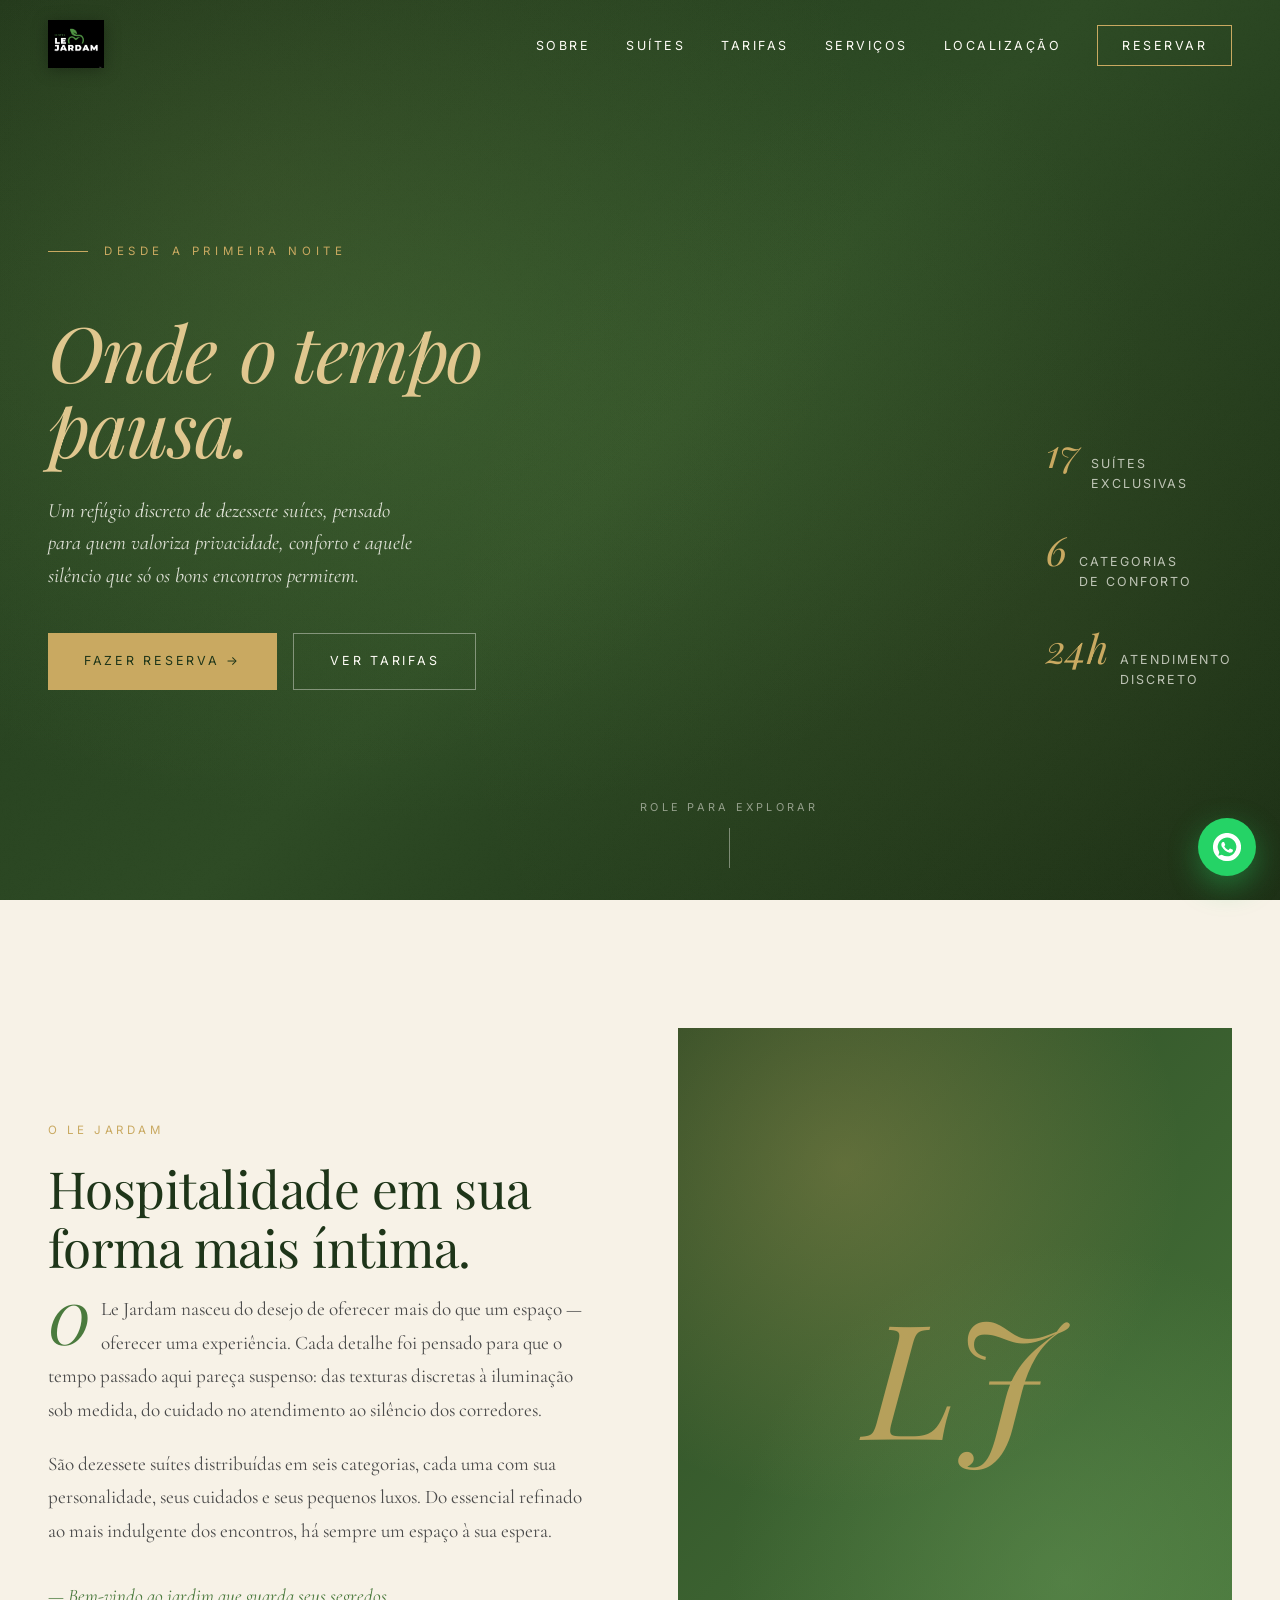
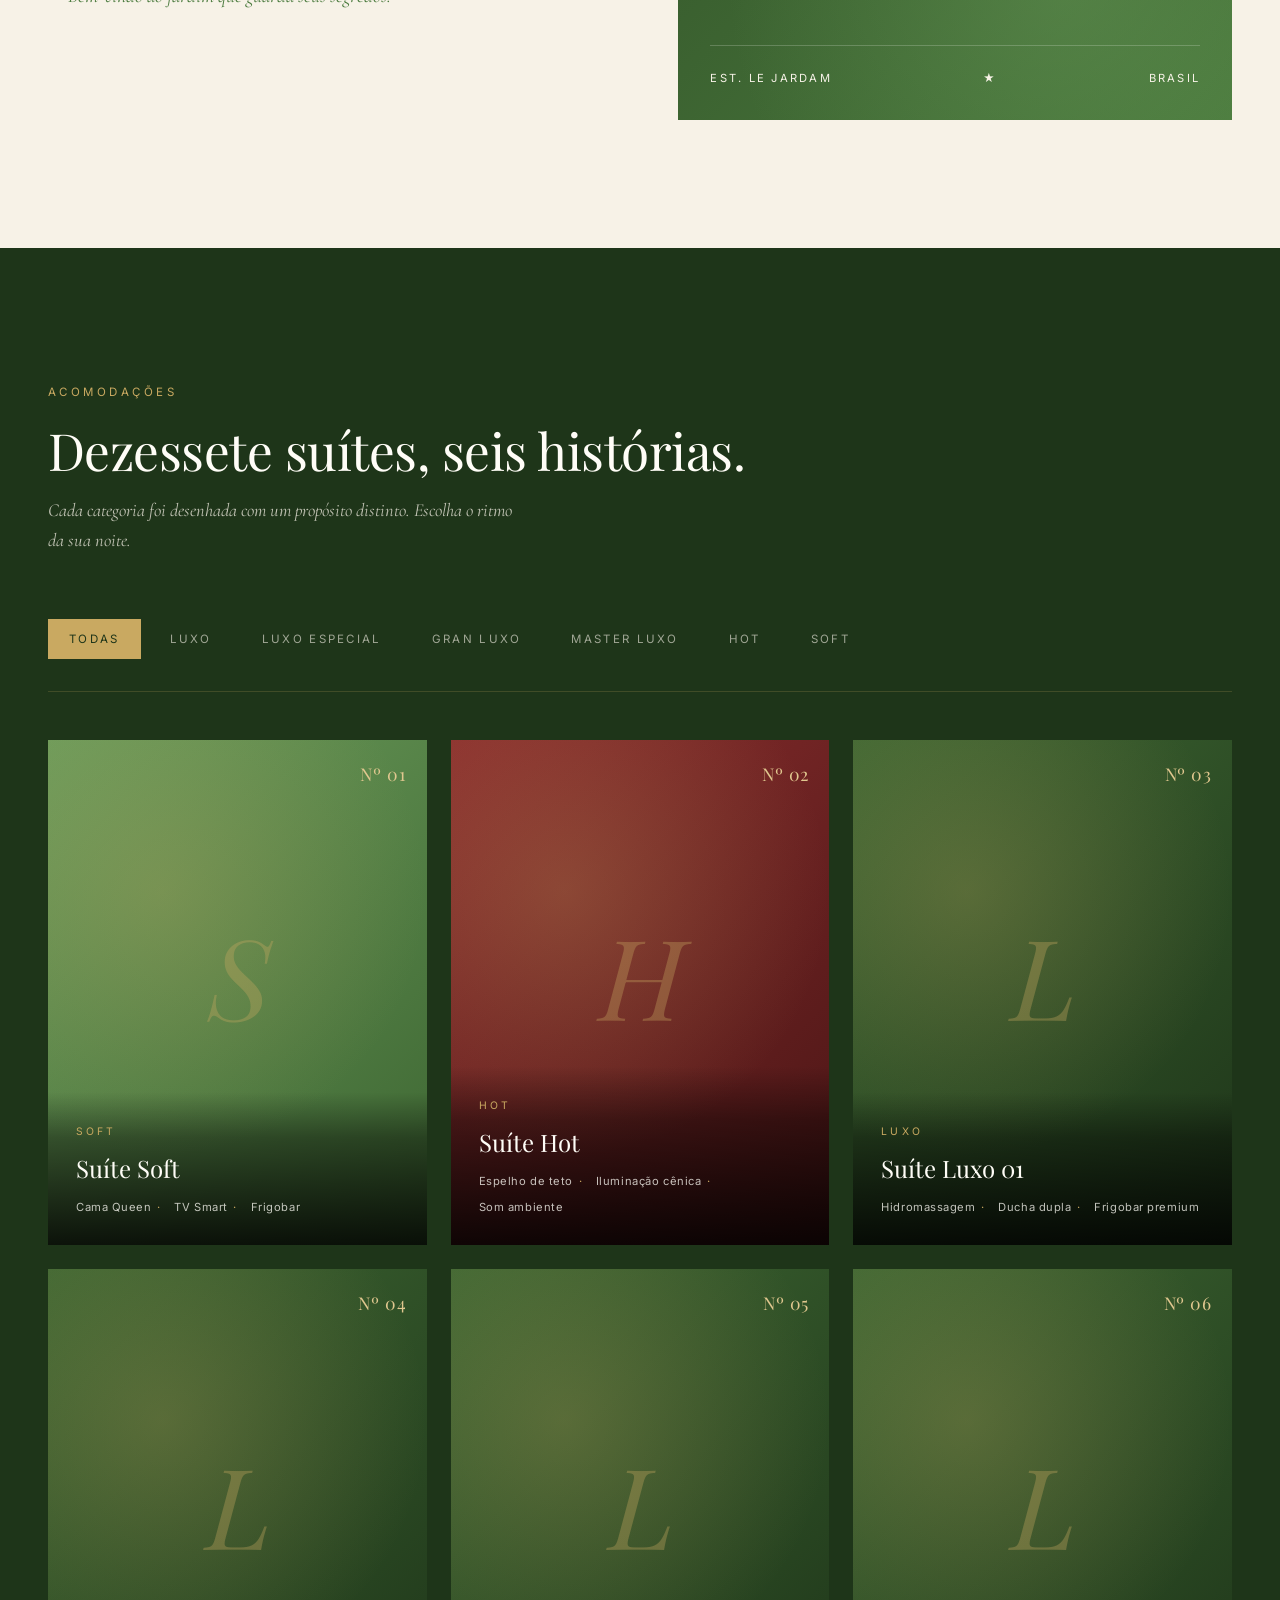
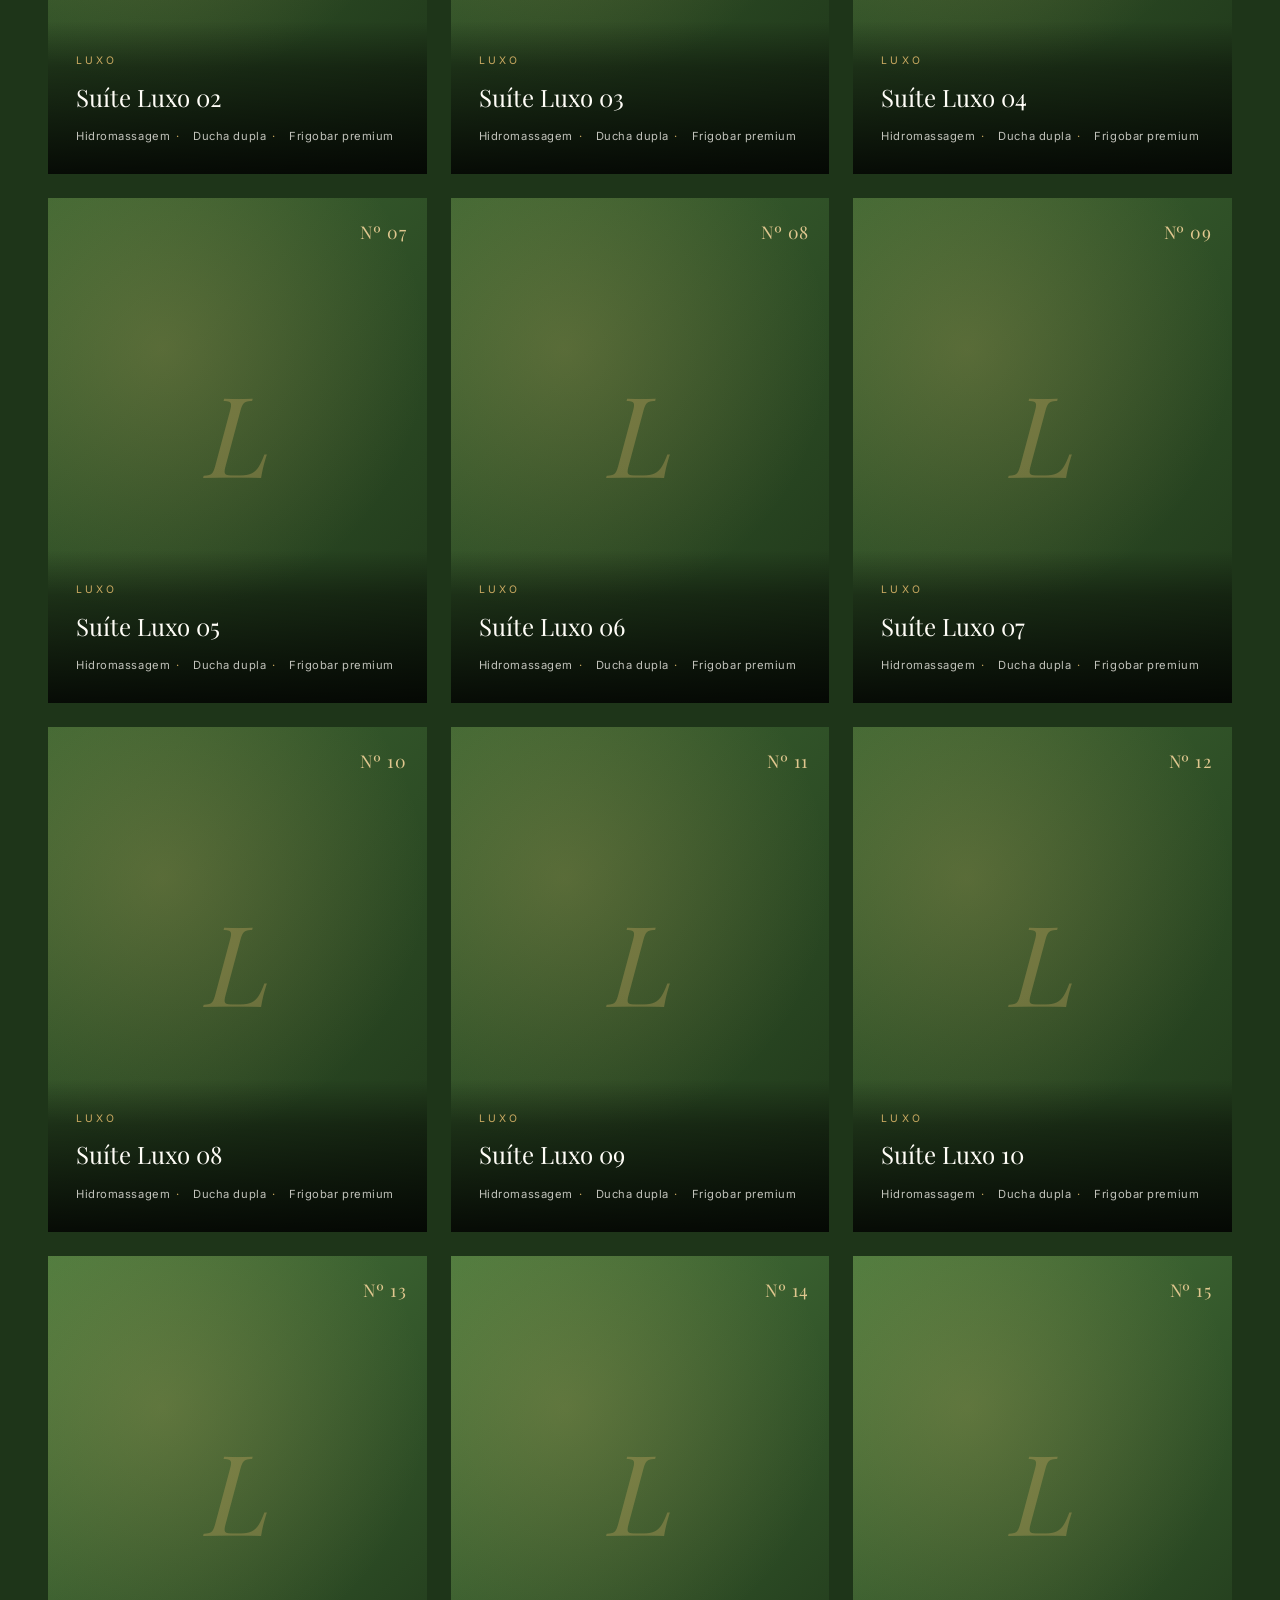
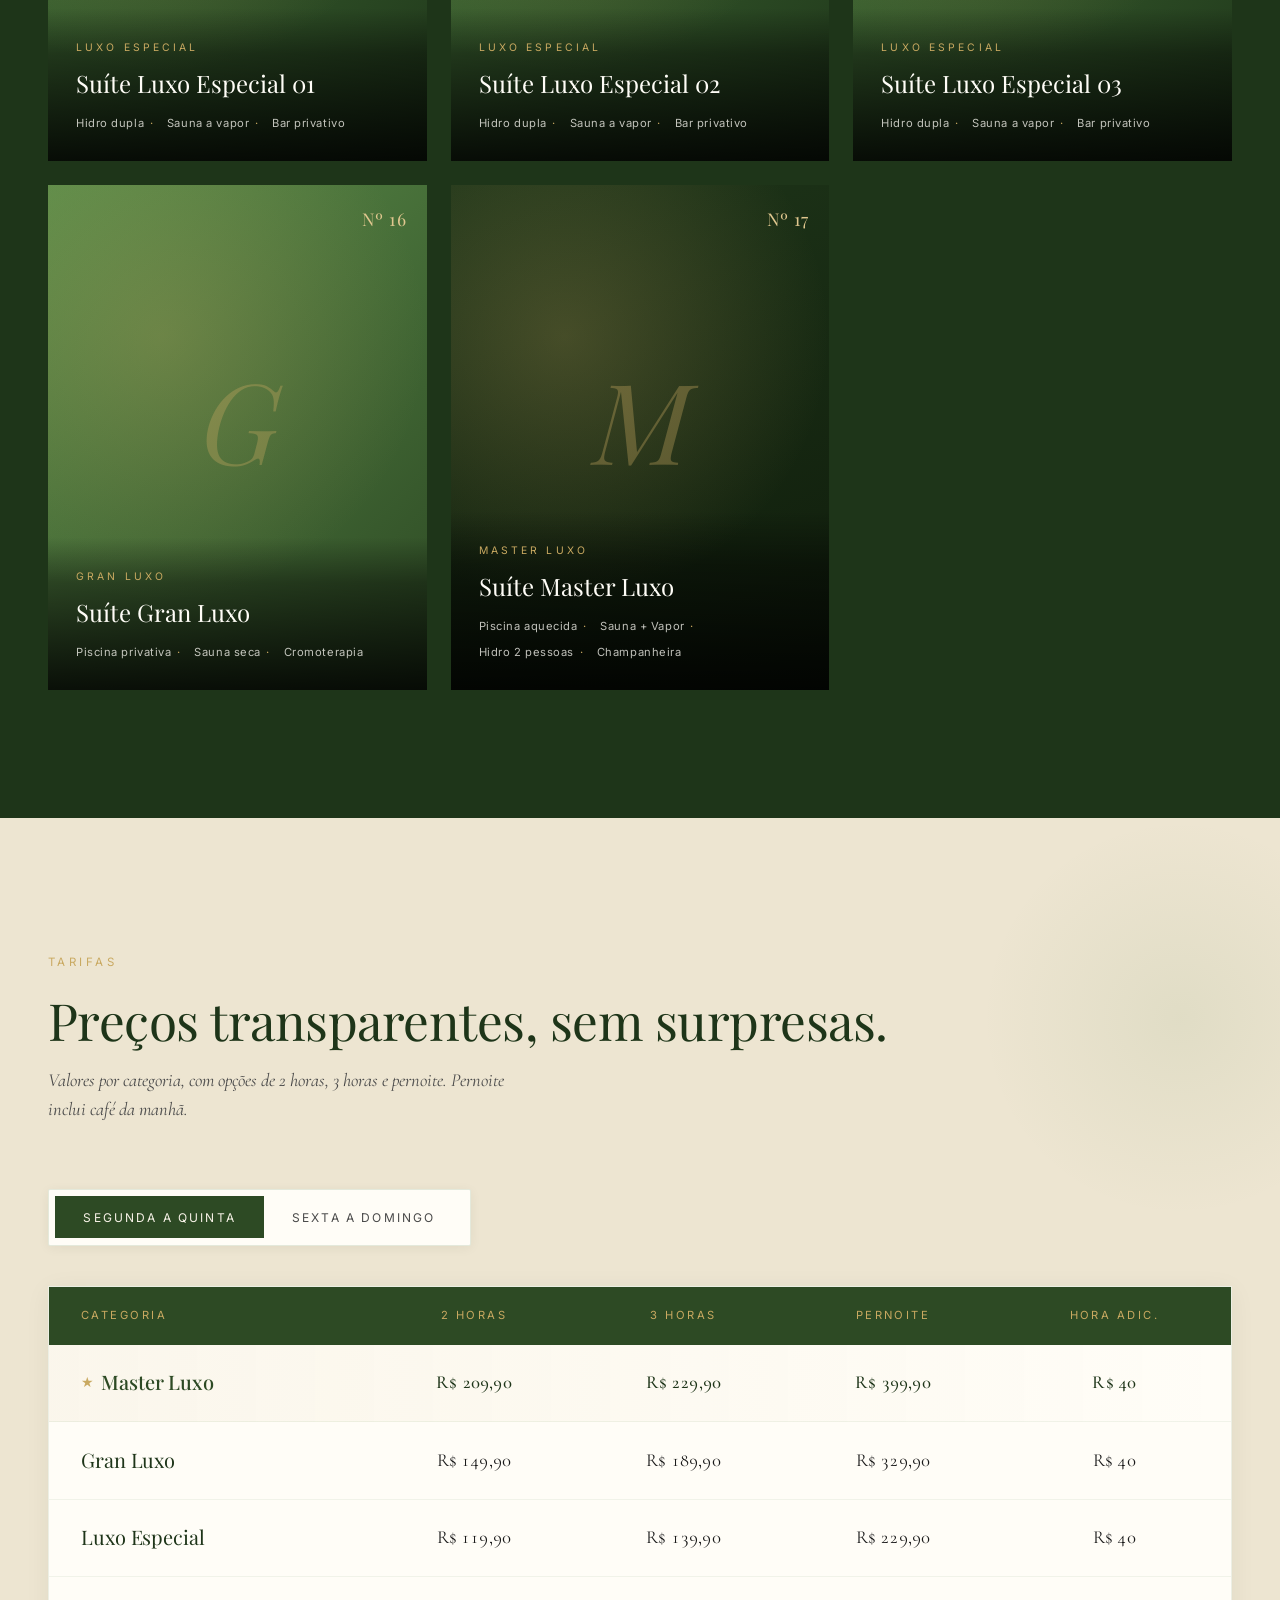
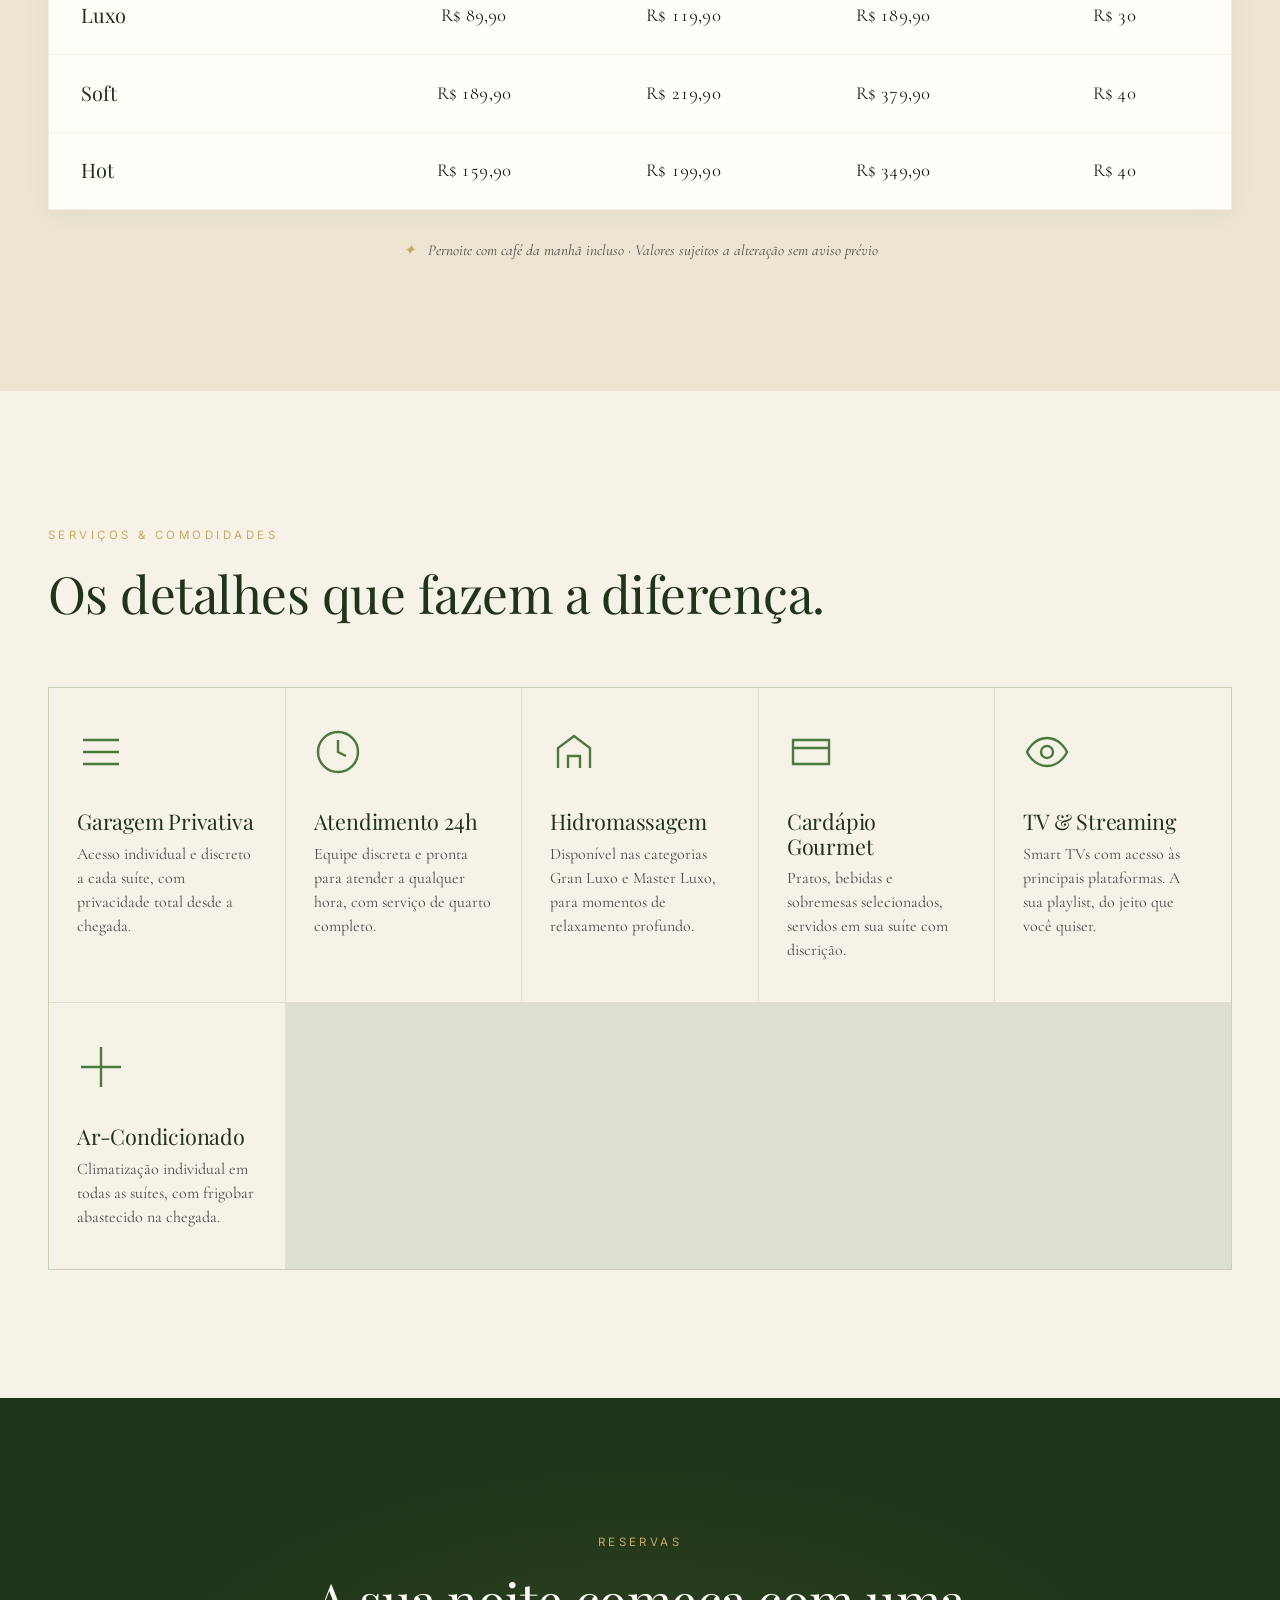
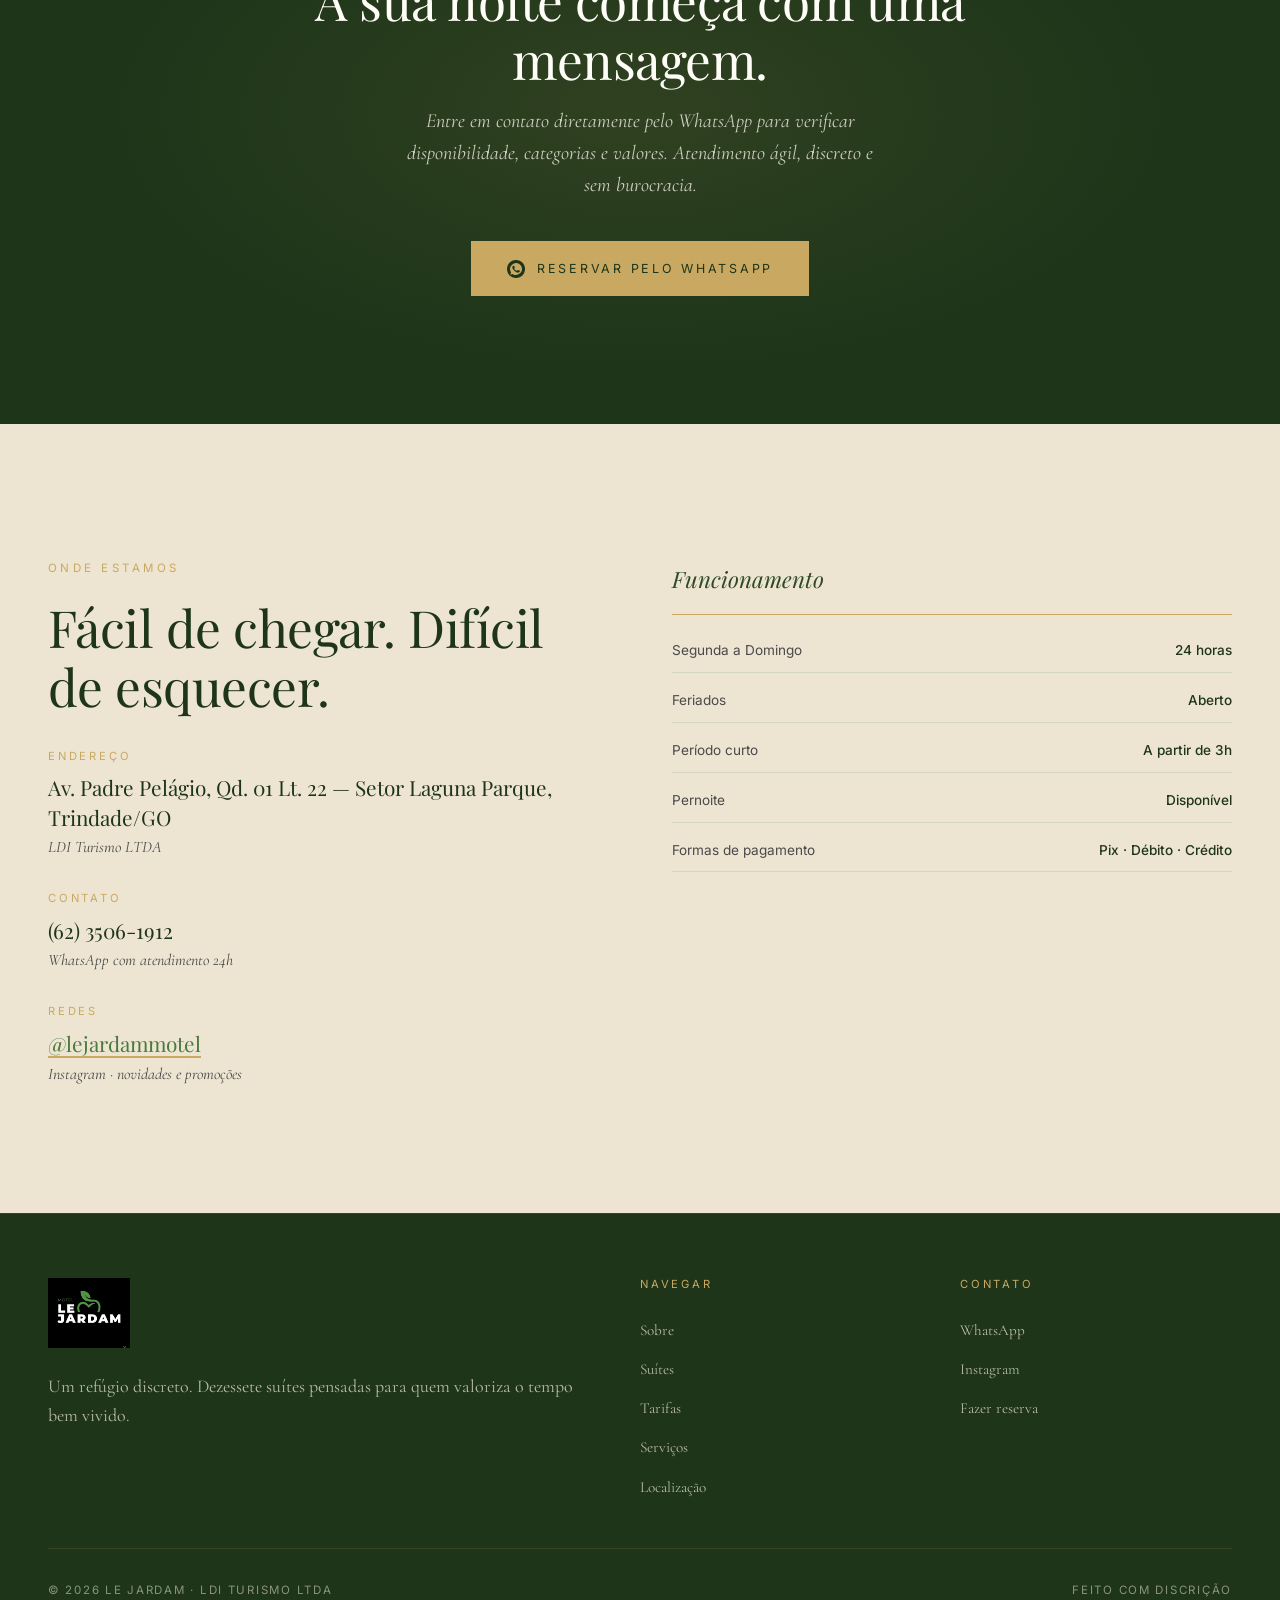
<file: index (1).html>
<!DOCTYPE html>
<html lang="pt-BR">
<head>
<meta charset="UTF-8" />
<meta name="viewport" content="width=device-width, initial-scale=1.0" />
<meta name="description" content="Motel Le Jardam — conforto, privacidade e sofisticação. 17 suítes exclusivas com categorias Luxo, Gran Luxo, Master Luxo, Hot e Soft." />
<meta name="theme-color" content="#2d4a24" />
<link rel="icon" type="image/jpeg" href="logo-lejardam.jpeg" />
<link rel="apple-touch-icon" href="logo-lejardam.jpeg" />

<!-- Open Graph / social share -->
<meta property="og:title" content="Motel Le Jardam — Trindade/GO" />
<meta property="og:description" content="17 suítes exclusivas com categorias Luxo, Gran Luxo, Master Luxo, Hot, Soft e Luxo Especial. Conforto, privacidade e sofisticação em Trindade/GO." />
<meta property="og:image" content="logo-lejardam.jpeg" />
<meta property="og:type" content="website" />
<title>Le Jardam — Motel</title>

<!-- Fonts -->
<link rel="preconnect" href="https://fonts.googleapis.com">
<link rel="preconnect" href="https://fonts.gstatic.com" crossorigin>
<link href="https://fonts.googleapis.com/css2?family=Cormorant+Garamond:ital,wght@0,300;0,400;0,500;0,600;1,400&family=Playfair+Display:wght@400;500;700&family=Inter:wght@300;400;500&display=swap" rel="stylesheet">

<style>
/* ============ RESET & BASE ============ */
*, *::before, *::after { box-sizing: border-box; margin: 0; padding: 0; }
html { scroll-behavior: smooth; -webkit-text-size-adjust: 100%; }
body {
  font-family: 'Cormorant Garamond', Georgia, serif;
  font-size: 18px;
  line-height: 1.6;
  color: var(--ink);
  background: var(--cream);
  -webkit-font-smoothing: antialiased;
  overflow-x: hidden;
}
img { max-width: 100%; display: block; }
a { color: inherit; text-decoration: none; }
button { font-family: inherit; cursor: pointer; border: none; background: none; }

/* ============ TOKENS ============ */
:root {
  --green-900: #1e3519;
  --green-800: #2d4a24;
  --green-700: #4a7a3d;
  --green-600: #6b9b5a;
  --gold:      #c9a961;
  --gold-soft: #e0c78f;
  --cream:     #f7f2e7;
  --cream-2:   #ede5d1;
  --ink:       #1a1a1a;
  --ink-soft:  #4a4a4a;
  --white:     #fffdf7;

  --font-display: 'Playfair Display', Georgia, serif;
  --font-body:    'Cormorant Garamond', Georgia, serif;
  --font-sans:    'Inter', system-ui, sans-serif;

  --max-w: 1280px;
  --pad-x: clamp(1.25rem, 4vw, 3rem);
}

/* ============ TYPOGRAPHY ============ */
h1, h2, h3, h4 { font-family: var(--font-display); font-weight: 400; letter-spacing: -0.01em; line-height: 1.15; }
.eyebrow {
  font-family: var(--font-sans);
  font-size: 0.72rem;
  font-weight: 400;
  letter-spacing: 0.3em;
  text-transform: uppercase;
  color: var(--gold);
  margin-bottom: 1.25rem;
  display: inline-block;
}
.section-title { font-size: clamp(2rem, 4vw, 3.25rem); color: var(--green-900); margin-bottom: 1rem; }
.section-sub   { font-size: 1.15rem; color: var(--ink-soft); max-width: 60ch; font-style: italic; }

/* ============ NAV ============ */
.nav {
  position: fixed; top: 0; left: 0; right: 0; z-index: 100;
  padding: 1.25rem var(--pad-x);
  display: flex; align-items: center; justify-content: space-between;
  transition: background 0.4s, backdrop-filter 0.4s, padding 0.4s;
}
.nav.scrolled {
  background: rgba(247, 242, 231, 0.92);
  backdrop-filter: blur(12px);
  -webkit-backdrop-filter: blur(12px);
  padding-top: 0.9rem; padding-bottom: 0.9rem;
  box-shadow: 0 1px 0 rgba(74,122,61,0.08);
}
.brand {
  display: flex; align-items: center;
  height: 48px;
  transition: all 0.4s;
}
.brand img {
  height: 100%; width: auto;
  object-fit: contain;
  /* Logo já vem sobre fundo preto — filtro sutil pra combinar com hero */
  filter: drop-shadow(0 2px 8px rgba(0,0,0,0.3));
  transition: filter 0.4s;
}
.nav.scrolled .brand { height: 42px; }
.nav.scrolled .brand img { filter: none; }
@media (max-width: 600px) {
  .brand { height: 40px; }
  .nav.scrolled .brand { height: 36px; }
}

.nav-links { display: flex; gap: 2.25rem; list-style: none; align-items: center; }
.nav-links a {
  font-family: var(--font-sans);
  font-size: 0.78rem;
  letter-spacing: 0.2em;
  text-transform: uppercase;
  color: var(--white);
  transition: color 0.3s;
  position: relative;
}
.nav.scrolled .nav-links a { color: var(--green-900); }
.nav-links a::after {
  content: ''; position: absolute; bottom: -6px; left: 0; width: 0; height: 1px;
  background: var(--gold); transition: width 0.3s;
}
.nav-links a:hover::after { width: 100%; }

.nav-cta {
  font-family: var(--font-sans);
  font-size: 0.75rem;
  letter-spacing: 0.2em;
  text-transform: uppercase;
  padding: 0.75rem 1.5rem;
  border: 1px solid var(--gold);
  color: var(--white);
  transition: all 0.3s;
}
.nav.scrolled .nav-cta { color: var(--green-900); border-color: var(--green-800); }
.nav-cta:hover { background: var(--gold); color: var(--green-900); border-color: var(--gold); }

.menu-toggle { display: none; flex-direction: column; gap: 5px; padding: 0.5rem; }
.menu-toggle span { width: 26px; height: 1.5px; background: var(--white); transition: all 0.3s; }
.nav.scrolled .menu-toggle span { background: var(--green-900); }

@media (max-width: 900px) {
  .nav-links, .nav-cta { display: none; }
  .menu-toggle { display: flex; }
  .nav-links.open {
    display: flex; flex-direction: column;
    position: fixed; top: 0; right: 0; bottom: 0;
    width: min(320px, 80vw);
    background: var(--green-900);
    padding: 6rem 2rem 2rem;
    gap: 1.75rem;
    box-shadow: -20px 0 60px rgba(0,0,0,0.3);
  }
  .nav-links.open a { color: var(--cream); font-size: 0.9rem; }
  .nav-links.open a::after { background: var(--gold); }
}

/* ============ HERO ============ */
.hero {
  position: relative;
  min-height: 100vh;
  display: flex; align-items: center;
  padding: 0 var(--pad-x);
  color: var(--white);
  overflow: hidden;
  isolation: isolate;
}
.hero::before {
  content: ''; position: absolute; inset: 0; z-index: -2;
  background:
    radial-gradient(ellipse at 30% 40%, rgba(74,122,61,0.35), transparent 60%),
    linear-gradient(135deg, #1e3519 0%, #2d4a24 50%, #1a2e14 100%);
}
/* Subtle leaf pattern overlay */
.hero::after {
  content: ''; position: absolute; inset: 0; z-index: -1;
  background-image:
    radial-gradient(circle at 20% 20%, rgba(201,169,97,0.06) 0%, transparent 50%),
    radial-gradient(circle at 80% 70%, rgba(201,169,97,0.04) 0%, transparent 50%);
  pointer-events: none;
}
.hero-grain {
  position: absolute; inset: 0; z-index: -1; opacity: 0.06; pointer-events: none;
  background-image: url("data:image/svg+xml;utf8,<svg xmlns='http://www.w3.org/2000/svg' width='200' height='200'><filter id='n'><feTurbulence baseFrequency='0.9' numOctaves='2' seed='3'/><feColorMatrix values='0 0 0 0 1 0 0 0 0 1 0 0 0 0 1 0 0 0 0.5 0'/></filter><rect width='200' height='200' filter='url(%23n)'/></svg>");
  mix-blend-mode: overlay;
}

.hero-inner {
  max-width: var(--max-w); margin: 0 auto; width: 100%;
  display: grid; grid-template-columns: 1fr auto; gap: 3rem; align-items: end;
  padding-top: 6rem; padding-bottom: 4rem;
}
@media (max-width: 900px) { .hero-inner { grid-template-columns: 1fr; } }

.hero-mark {
  font-family: var(--font-sans);
  font-size: 0.72rem; letter-spacing: 0.4em; text-transform: uppercase;
  color: var(--gold); margin-bottom: 2rem;
  display: flex; align-items: center; gap: 1rem;
  opacity: 0; animation: fadeUp 0.9s 0.2s forwards;
}
.hero-mark::before { content: ''; width: 40px; height: 1px; background: var(--gold); }

.hero h1 {
  font-size: clamp(3rem, 8vw, 6.5rem);
  font-weight: 400;
  line-height: 0.95;
  margin-bottom: 2rem;
  letter-spacing: -0.02em;
}
.hero h1 span {
  display: block;
  font-style: italic;
  color: var(--gold-soft);
  font-size: 0.75em;
}
.hero h1 .word { display: inline-block; opacity: 0; animation: fadeUp 0.9s forwards; }
.hero h1 .word:nth-child(1) { animation-delay: 0.3s; }
.hero h1 .word:nth-child(2) { animation-delay: 0.45s; }
.hero h1 .word:nth-child(3) { animation-delay: 0.6s; }

.hero-lead {
  font-size: clamp(1.1rem, 1.6vw, 1.35rem);
  max-width: 42ch;
  color: rgba(255,253,247,0.85);
  font-style: italic;
  margin-bottom: 2.5rem;
  opacity: 0; animation: fadeUp 0.9s 0.75s forwards;
}

.hero-ctas { display: flex; gap: 1rem; flex-wrap: wrap; opacity: 0; animation: fadeUp 0.9s 0.9s forwards; }
.btn {
  font-family: var(--font-sans);
  font-size: 0.78rem; letter-spacing: 0.22em; text-transform: uppercase;
  padding: 1.1rem 2.25rem;
  transition: all 0.35s cubic-bezier(.2,.8,.2,1);
  display: inline-flex; align-items: center; gap: 0.75rem;
  white-space: nowrap;
}
.btn-primary { background: var(--gold); color: var(--green-900); }
.btn-primary:hover { background: var(--white); transform: translateY(-2px); box-shadow: 0 20px 40px rgba(0,0,0,0.25); }
.btn-ghost { border: 1px solid rgba(255,253,247,0.4); color: var(--white); }
.btn-ghost:hover { border-color: var(--gold); color: var(--gold); }

.hero-meta {
  display: flex; flex-direction: column; gap: 1.5rem;
  font-family: var(--font-sans);
  font-size: 0.78rem; letter-spacing: 0.15em; text-transform: uppercase;
  color: rgba(255,253,247,0.7);
  opacity: 0; animation: fadeUp 0.9s 1.05s forwards;
}
.hero-meta .stat { display: flex; align-items: baseline; gap: 0.75rem; }
.hero-meta .num {
  font-family: var(--font-display);
  font-size: 2.5rem;
  color: var(--gold);
  font-style: italic;
  letter-spacing: 0;
  text-transform: none;
}
@media (max-width: 900px) { .hero-meta { flex-direction: row; flex-wrap: wrap; gap: 2rem; } }

.scroll-indicator {
  position: absolute; bottom: 2rem; left: 50%; transform: translateX(-50%);
  font-family: var(--font-sans); font-size: 0.68rem; letter-spacing: 0.3em;
  text-transform: uppercase; color: rgba(255,253,247,0.5);
  display: flex; flex-direction: column; align-items: center; gap: 0.75rem;
  animation: fadeUp 0.9s 1.4s forwards; opacity: 0;
}
.scroll-indicator::after {
  content: ''; width: 1px; height: 40px; background: rgba(255,253,247,0.4);
  animation: scrollLine 2.5s ease-in-out infinite;
}
@keyframes scrollLine {
  0% { transform: scaleY(0); transform-origin: top; }
  50% { transform: scaleY(1); transform-origin: top; }
  51% { transform: scaleY(1); transform-origin: bottom; }
  100% { transform: scaleY(0); transform-origin: bottom; }
}
@keyframes fadeUp { from { opacity: 0; transform: translateY(20px); } to { opacity: 1; transform: translateY(0); } }

/* ============ SECTIONS ============ */
section { padding: clamp(5rem, 10vw, 9rem) var(--pad-x); }
.container { max-width: var(--max-w); margin: 0 auto; }
.section-head { margin-bottom: 4rem; }

/* ============ ABOUT ============ */
.about { background: var(--cream); position: relative; overflow: hidden; }
.about-grid { display: grid; grid-template-columns: 1fr 1fr; gap: clamp(2rem, 6vw, 6rem); align-items: center; }
@media (max-width: 900px) { .about-grid { grid-template-columns: 1fr; } }

.about-text p {
  font-size: 1.2rem;
  color: var(--ink-soft);
  margin-bottom: 1.25rem;
  line-height: 1.75;
}
.about-text p:first-of-type::first-letter {
  font-family: var(--font-display);
  font-size: 3.5rem;
  float: left;
  line-height: 0.85;
  padding: 0.3rem 0.75rem 0 0;
  color: var(--green-700);
  font-style: italic;
}

.about-visual {
  position: relative;
  aspect-ratio: 4/5;
  background:
    linear-gradient(135deg, var(--green-800), var(--green-700));
  overflow: hidden;
}
.about-visual::before {
  content: ''; position: absolute; inset: 0;
  background:
    radial-gradient(circle at 30% 20%, rgba(201,169,97,0.3), transparent 50%),
    radial-gradient(circle at 70% 80%, rgba(107,155,90,0.4), transparent 50%);
}
.about-visual .mono {
  position: absolute; top: 50%; left: 50%; transform: translate(-50%, -50%);
  font-family: var(--font-display); font-style: italic;
  font-size: clamp(5rem, 14vw, 10rem);
  color: rgba(201,169,97,0.85);
  letter-spacing: -0.05em;
}
.about-visual .badge {
  position: absolute; bottom: 2rem; left: 2rem; right: 2rem;
  padding-top: 1.5rem;
  border-top: 1px solid rgba(255,253,247,0.2);
  display: flex; justify-content: space-between; align-items: center;
  color: var(--cream);
  font-family: var(--font-sans); font-size: 0.7rem; letter-spacing: 0.2em; text-transform: uppercase;
}

/* ============ SUITES ============ */
.suites { background: var(--green-900); color: var(--cream); }
.suites .section-title { color: var(--white); }
.suites .section-sub { color: rgba(247,242,231,0.75); }

.cat-filter {
  display: flex; gap: 0.5rem; flex-wrap: wrap; margin-bottom: 3rem;
  padding-bottom: 2rem; border-bottom: 1px solid rgba(201,169,97,0.2);
}
.cat-btn {
  font-family: var(--font-sans); font-size: 0.72rem; letter-spacing: 0.2em; text-transform: uppercase;
  padding: 0.75rem 1.25rem; color: rgba(247,242,231,0.6);
  border: 1px solid transparent; transition: all 0.3s;
}
.cat-btn:hover { color: var(--cream); }
.cat-btn.active { color: var(--green-900); background: var(--gold); border-color: var(--gold); }

.suites-grid { display: grid; grid-template-columns: repeat(auto-fill, minmax(320px, 1fr)); gap: 1.5rem; }

.suite-card {
  position: relative;
  aspect-ratio: 3/4;
  overflow: hidden;
  cursor: pointer;
  background: var(--green-800);
  transition: transform 0.5s cubic-bezier(.2,.8,.2,1);
}
.suite-card:hover { transform: translateY(-6px); }

.suite-visual {
  position: absolute; inset: 0;
  background: linear-gradient(135deg, var(--green-700), var(--green-900));
  overflow: hidden;
}
.suite-visual::after {
  content: ''; position: absolute; inset: 0;
  background:
    radial-gradient(circle at var(--x, 30%) var(--y, 30%), rgba(201,169,97,0.25), transparent 60%);
  transition: opacity 0.5s;
}

.suite-card[data-cat="LUXO"]         .suite-visual { background: linear-gradient(135deg, #3d6632, #1e3519); }
.suite-card[data-cat="LUXO ESPECIAL"].suite-visual { background: linear-gradient(135deg, #4a7a3d, #2d4a24); }
.suite-card[data-cat="GRAN LUXO"]    .suite-visual { background: linear-gradient(135deg, #5b8c49, #2d4a24); }
.suite-card[data-cat="MASTER LUXO"]  .suite-visual { background: linear-gradient(160deg, #1e3519, #0f1c0b); }
.suite-card[data-cat="HOT"]          .suite-visual { background: linear-gradient(135deg, #8b2e2e, #4a1515); }
.suite-card[data-cat="SOFT"]         .suite-visual { background: linear-gradient(135deg, #6b9b5a, #3d6632); }

.suite-icon {
  position: absolute; top: 50%; left: 50%; transform: translate(-50%, -60%);
  font-family: var(--font-display); font-style: italic;
  font-size: 7rem; color: rgba(201,169,97,0.35); letter-spacing: -0.05em;
  transition: transform 0.6s cubic-bezier(.2,.8,.2,1);
}
.suite-card:hover .suite-icon { transform: translate(-50%, -60%) scale(1.15); color: rgba(201,169,97,0.55); }

.suite-info {
  position: absolute; bottom: 0; left: 0; right: 0;
  padding: 2rem 1.75rem 1.75rem;
  background: linear-gradient(to top, rgba(0,0,0,0.85) 0%, rgba(0,0,0,0.4) 70%, transparent 100%);
}
.suite-cat {
  font-family: var(--font-sans); font-size: 0.65rem; letter-spacing: 0.3em; text-transform: uppercase;
  color: var(--gold); margin-bottom: 0.5rem;
}
.suite-name {
  font-family: var(--font-display); font-size: 1.5rem; color: var(--white);
  margin-bottom: 0.75rem;
}
.suite-features {
  display: flex; gap: 0.5rem; flex-wrap: wrap;
  font-family: var(--font-sans); font-size: 0.7rem; letter-spacing: 0.05em;
  color: rgba(255,253,247,0.75);
}
.suite-features span::after { content: '·'; margin: 0 0.35rem; color: var(--gold); }
.suite-features span:last-child::after { display: none; }

.suite-number {
  position: absolute; top: 1.25rem; right: 1.25rem;
  font-family: var(--font-display); font-size: 1.1rem; color: var(--gold-soft);
  letter-spacing: 0.05em;
}

/* ============ AMENITIES ============ */
.amenities { background: var(--cream); }
.amenities-grid {
  display: grid; grid-template-columns: repeat(auto-fit, minmax(220px, 1fr));
  gap: 1px; background: rgba(74,122,61,0.15);
  border: 1px solid rgba(74,122,61,0.15);
}
.amenity {
  background: var(--cream);
  padding: 2.5rem 1.75rem;
  transition: background 0.3s;
}
.amenity:hover { background: var(--cream-2); }
.amenity-icon {
  width: 48px; height: 48px; margin-bottom: 1.5rem;
  color: var(--green-700);
}
.amenity h3 {
  font-size: 1.35rem; color: var(--green-900); margin-bottom: 0.5rem;
}
.amenity p {
  font-size: 1rem; color: var(--ink-soft); line-height: 1.5;
}

/* ============ TARIFAS ============ */
.tarifas { background: var(--cream-2); position: relative; overflow: hidden; }
.tarifas::before {
  content: ''; position: absolute; top: 0; right: -100px; width: 400px; height: 400px;
  background: radial-gradient(circle, rgba(74,122,61,0.08), transparent 70%);
  pointer-events: none;
}

.tarif-toggle {
  display: inline-flex;
  background: var(--white);
  padding: 0.4rem;
  border-radius: 2px;
  margin-bottom: 2.5rem;
  border: 1px solid rgba(74,122,61,0.15);
  box-shadow: 0 2px 12px rgba(30,53,25,0.06);
}
.tarif-tab {
  font-family: var(--font-sans);
  font-size: 0.75rem; letter-spacing: 0.18em; text-transform: uppercase;
  padding: 0.85rem 1.75rem;
  color: var(--ink-soft);
  transition: all 0.35s cubic-bezier(.2,.8,.2,1);
}
.tarif-tab.active {
  background: var(--green-800);
  color: var(--cream);
}
.tarif-tab:not(.active):hover { color: var(--green-800); }
@media (max-width: 600px) {
  .tarif-toggle { width: 100%; }
  .tarif-tab { flex: 1; padding: 0.85rem 0.75rem; font-size: 0.68rem; }
}

.tarif-table-wrap {
  overflow-x: auto;
  background: var(--white);
  border: 1px solid rgba(74,122,61,0.1);
  box-shadow: 0 4px 24px rgba(30,53,25,0.06);
}
.tarif-table-wrap[hidden] { display: none; }

.tarif-table {
  width: 100%;
  border-collapse: collapse;
  font-family: var(--font-body);
}

.tarif-table thead { background: var(--green-800); }
.tarif-table th {
  font-family: var(--font-sans);
  font-size: 0.7rem; letter-spacing: 0.22em; text-transform: uppercase;
  color: var(--gold);
  padding: 1.25rem 1.5rem;
  text-align: left;
  font-weight: 400;
  white-space: nowrap;
}
.tarif-table th:first-child { padding-left: 2rem; }
.tarif-table th:not(:first-child) { text-align: center; }

.tarif-table tbody tr {
  border-bottom: 1px solid rgba(74,122,61,0.08);
  transition: background 0.25s;
}
.tarif-table tbody tr:last-child { border-bottom: none; }
.tarif-table tbody tr:hover { background: var(--cream); }

.tarif-table td {
  padding: 1.35rem 1.5rem;
  font-size: 1.15rem;
  color: var(--ink);
  text-align: center;
  font-variant-numeric: tabular-nums;
  letter-spacing: 0.01em;
}
.tarif-table td:first-child { text-align: left; padding-left: 2rem; }

.cat-tag {
  font-family: var(--font-display);
  font-size: 1.25rem;
  color: var(--green-900);
  letter-spacing: -0.005em;
}

.tarif-table tr.is-featured { background: linear-gradient(90deg, rgba(201,169,97,0.08), transparent); }
.tarif-table tr.is-featured td { color: var(--green-900); font-weight: 500; }
.tarif-table tr.is-featured .cat-tag {
  color: var(--green-800);
  position: relative;
  padding-left: 1.25rem;
}
.tarif-table tr.is-featured .cat-tag::before {
  content: '★';
  position: absolute; left: 0; top: 50%; transform: translateY(-50%);
  color: var(--gold); font-size: 0.9rem;
}

.tarif-footnote {
  margin-top: 1.75rem;
  font-size: 0.95rem;
  font-style: italic;
  color: var(--ink-soft);
  text-align: center;
}
.tarif-footnote span { color: var(--gold); margin-right: 0.5rem; }

/* Mobile: tabela vira cards empilhados */
@media (max-width: 700px) {
  .tarif-table thead { display: none; }
  .tarif-table, .tarif-table tbody, .tarif-table tr, .tarif-table td { display: block; width: 100%; }
  .tarif-table tbody tr {
    padding: 1.25rem 1.25rem 1rem;
    border-bottom: 1px solid rgba(74,122,61,0.12);
  }
  .tarif-table td {
    display: flex; justify-content: space-between; align-items: baseline;
    padding: 0.4rem 0;
    text-align: right;
    font-size: 1rem;
  }
  .tarif-table td:first-child {
    padding: 0 0 0.75rem;
    border-bottom: 1px solid rgba(74,122,61,0.1);
    margin-bottom: 0.5rem;
  }
  .tarif-table td:not(:first-child)::before {
    content: attr(data-label);
    font-family: var(--font-sans);
    font-size: 0.68rem; letter-spacing: 0.18em; text-transform: uppercase;
    color: var(--ink-soft);
    font-weight: 400;
  }
}

/* ============ RESERVE ============ */
.reserve {
  background: var(--green-900);
  color: var(--cream);
  text-align: center;
  position: relative;
  overflow: hidden;
}
.reserve::before {
  content: ''; position: absolute; inset: 0;
  background: radial-gradient(ellipse at center, rgba(201,169,97,0.1), transparent 60%);
  pointer-events: none;
}
.reserve .container { position: relative; max-width: 700px; }
.reserve .section-title { color: var(--white); }
.reserve .eyebrow { color: var(--gold); }
.reserve p {
  font-size: 1.25rem;
  color: rgba(247,242,231,0.8);
  font-style: italic;
  margin-bottom: 2.5rem;
  max-width: 52ch; margin-left: auto; margin-right: auto;
}

/* ============ LOCATION ============ */
.location { background: var(--cream-2); }
.location-grid { display: grid; grid-template-columns: 1fr 1fr; gap: 4rem; align-items: start; }
@media (max-width: 900px) { .location-grid { grid-template-columns: 1fr; gap: 2rem; } }

.location-info dl { display: grid; gap: 2rem; margin-top: 2rem; }
.location-info dt {
  font-family: var(--font-sans); font-size: 0.7rem; letter-spacing: 0.25em; text-transform: uppercase;
  color: var(--gold); margin-bottom: 0.5rem;
}
.location-info dd {
  font-family: var(--font-display); font-size: 1.3rem; color: var(--green-900); line-height: 1.4;
}
.location-info dd small { display: block; font-family: var(--font-body); font-size: 1rem; color: var(--ink-soft); font-style: italic; margin-top: 0.25rem; }

.hours-list { list-style: none; display: grid; gap: 0.5rem; }
.hours-list li {
  display: flex; justify-content: space-between;
  padding: 0.6rem 0; border-bottom: 1px solid rgba(74,122,61,0.15);
  font-family: var(--font-sans); font-size: 0.85rem;
  color: var(--ink-soft);
}
.hours-list li:first-child {
  font-family: var(--font-display); font-size: 1.4rem; color: var(--green-800);
  border-bottom: 1px solid var(--gold); padding-bottom: 1rem; margin-bottom: 0.5rem; display: block;
  font-style: italic;
}
.hours-list strong { color: var(--green-900); font-weight: 500; }

/* ============ FOOTER ============ */
footer {
  background: var(--green-900);
  color: rgba(247,242,231,0.7);
  padding: 4rem var(--pad-x) 2rem;
  border-top: 1px solid rgba(201,169,97,0.15);
}
.footer-grid { max-width: var(--max-w); margin: 0 auto; display: grid; grid-template-columns: 2fr 1fr 1fr; gap: 3rem; }
@media (max-width: 700px) { .footer-grid { grid-template-columns: 1fr; } }

.footer-brand {
  height: 70px;
  margin-bottom: 1.5rem;
}
.footer-brand img {
  height: 100%; width: auto;
  object-fit: contain;
}
.footer-brand .amp { color: var(--gold); font-style: italic; }

.footer p { font-size: 0.95rem; max-width: 38ch; line-height: 1.65; }

.footer-col h4 {
  font-family: var(--font-sans); font-size: 0.7rem; letter-spacing: 0.25em;
  text-transform: uppercase; color: var(--gold); margin-bottom: 1.5rem;
}
.footer-col ul { list-style: none; display: grid; gap: 0.65rem; }
.footer-col a { font-size: 0.95rem; transition: color 0.25s; }
.footer-col a:hover { color: var(--gold); }

.footer-bottom {
  max-width: var(--max-w); margin: 3rem auto 0; padding-top: 2rem;
  border-top: 1px solid rgba(201,169,97,0.15);
  display: flex; justify-content: space-between; flex-wrap: wrap; gap: 1rem;
  font-family: var(--font-sans); font-size: 0.72rem; letter-spacing: 0.15em;
  text-transform: uppercase; color: rgba(247,242,231,0.5);
}

/* ============ FLOATING WHATSAPP ============ */
.wa-float {
  position: fixed; bottom: 1.5rem; right: 1.5rem; z-index: 90;
  width: 58px; height: 58px; border-radius: 50%;
  background: #25d366; color: white;
  display: flex; align-items: center; justify-content: center;
  box-shadow: 0 10px 30px rgba(37,211,102,0.4);
  transition: transform 0.3s;
}
.wa-float:hover { transform: scale(1.08); }
.wa-float svg { width: 28px; height: 28px; fill: currentColor; }

/* ============ REVEAL ANIMATION ============ */
.reveal { opacity: 0; transform: translateY(30px); transition: opacity 0.9s, transform 0.9s; }
.reveal.in { opacity: 1; transform: translateY(0); }

/* ============ PRINT ============ */
@media (prefers-reduced-motion: reduce) {
  *, *::before, *::after { animation-duration: 0.01ms !important; transition-duration: 0.01ms !important; }
}
</style>
</head>
<body>

<!-- NAV -->
<nav class="nav" id="nav">
  <a href="#" class="brand" aria-label="Motel Le Jardam">
    <img src="logo-lejardam.jpeg" alt="Motel Le Jardam" />
  </a>
  <ul class="nav-links" id="navLinks">
    <li><a href="#sobre">Sobre</a></li>
    <li><a href="#suites">Suítes</a></li>
    <li><a href="#tarifas">Tarifas</a></li>
    <li><a href="#servicos">Serviços</a></li>
    <li><a href="#localizacao">Localização</a></li>
    <li><a href="#reserva" class="nav-cta">Reservar</a></li>
  </ul>
  <button class="menu-toggle" id="menuToggle" aria-label="Menu">
    <span></span><span></span><span></span>
  </button>
</nav>

<!-- HERO -->
<header class="hero">
  <div class="hero-grain"></div>
  <div class="hero-inner">
    <div>
      <div class="hero-mark">Desde a primeira noite</div>
      <h1>
        <span class="word">Onde</span>
        <span class="word">o tempo</span>
        <span>pausa.</span>
      </h1>
      <p class="hero-lead">
        Um refúgio discreto de dezessete suítes, pensado para quem valoriza privacidade,
        conforto e aquele silêncio que só os bons encontros permitem.
      </p>
      <div class="hero-ctas">
        <a href="#reserva" class="btn btn-primary">Fazer Reserva →</a>
        <a href="#tarifas" class="btn btn-ghost">Ver tarifas</a>
      </div>
    </div>
    <div class="hero-meta">
      <div class="stat"><span class="num">17</span><span>Suítes<br/>Exclusivas</span></div>
      <div class="stat"><span class="num">6</span><span>Categorias<br/>de Conforto</span></div>
      <div class="stat"><span class="num">24h</span><span>Atendimento<br/>Discreto</span></div>
    </div>
  </div>
  <div class="scroll-indicator">Role para explorar</div>
</header>

<!-- ABOUT -->
<section class="about" id="sobre">
  <div class="container">
    <div class="about-grid">
      <div class="about-text reveal">
        <span class="eyebrow">O Le Jardam</span>
        <h2 class="section-title">Hospitalidade em sua forma mais íntima.</h2>
        <p>
          O Le Jardam nasceu do desejo de oferecer mais do que um espaço — oferecer uma experiência.
          Cada detalhe foi pensado para que o tempo passado aqui pareça suspenso: das texturas discretas
          à iluminação sob medida, do cuidado no atendimento ao silêncio dos corredores.
        </p>
        <p>
          São dezessete suítes distribuídas em seis categorias, cada uma com sua personalidade,
          seus cuidados e seus pequenos luxos. Do essencial refinado ao mais indulgente dos encontros,
          há sempre um espaço à sua espera.
        </p>
        <p style="font-style: italic; color: var(--green-700); margin-top: 2rem;">
          — Bem-vindo ao jardim que guarda seus segredos.
        </p>
      </div>
      <div class="about-visual reveal">
        <div class="mono">LJ</div>
        <div class="badge">
          <span>Est. Le Jardam</span>
          <span>★</span>
          <span>Brasil</span>
        </div>
      </div>
    </div>
  </div>
</section>

<!-- SUITES -->
<section class="suites" id="suites">
  <div class="container">
    <div class="section-head reveal">
      <span class="eyebrow">Acomodações</span>
      <h2 class="section-title">Dezessete suítes, seis histórias.</h2>
      <p class="section-sub">
        Cada categoria foi desenhada com um propósito distinto. Escolha o ritmo da sua noite.
      </p>
    </div>

    <div class="cat-filter reveal" id="catFilter">
      <button class="cat-btn active" data-filter="all">Todas</button>
      <button class="cat-btn" data-filter="LUXO">Luxo</button>
      <button class="cat-btn" data-filter="LUXO ESPECIAL">Luxo Especial</button>
      <button class="cat-btn" data-filter="GRAN LUXO">Gran Luxo</button>
      <button class="cat-btn" data-filter="MASTER LUXO">Master Luxo</button>
      <button class="cat-btn" data-filter="HOT">Hot</button>
      <button class="cat-btn" data-filter="SOFT">Soft</button>
    </div>

    <div class="suites-grid" id="suitesGrid">
      <!-- Cards injected via JS -->
    </div>
  </div>
</section>

<!-- TARIFAS -->
<section class="tarifas" id="tarifas">
  <div class="container">
    <div class="section-head reveal">
      <span class="eyebrow">Tarifas</span>
      <h2 class="section-title">Preços transparentes, sem surpresas.</h2>
      <p class="section-sub">
        Valores por categoria, com opções de 2 horas, 3 horas e pernoite.
        Pernoite inclui café da manhã.
      </p>
    </div>

    <!-- Toggle período -->
    <div class="tarif-toggle reveal" role="tablist" aria-label="Selecionar período">
      <button class="tarif-tab active" data-period="semana" role="tab" aria-selected="true">Segunda a Quinta</button>
      <button class="tarif-tab" data-period="fds" role="tab" aria-selected="false">Sexta a Domingo</button>
    </div>

    <!-- TABELA SEMANA -->
    <div class="tarif-table-wrap reveal" data-period="semana">
      <table class="tarif-table">
        <thead>
          <tr>
            <th>Categoria</th>
            <th>2 horas</th>
            <th>3 horas</th>
            <th>Pernoite</th>
            <th>Hora adic.</th>
          </tr>
        </thead>
        <tbody>
          <tr class="is-featured">
            <td><span class="cat-tag">Master Luxo</span></td>
            <td>R$ 209,90</td><td>R$ 229,90</td><td>R$ 399,90</td><td>R$ 40</td>
          </tr>
          <tr>
            <td><span class="cat-tag">Gran Luxo</span></td>
            <td>R$ 149,90</td><td>R$ 189,90</td><td>R$ 329,90</td><td>R$ 40</td>
          </tr>
          <tr>
            <td><span class="cat-tag">Luxo Especial</span></td>
            <td>R$ 119,90</td><td>R$ 139,90</td><td>R$ 229,90</td><td>R$ 40</td>
          </tr>
          <tr>
            <td><span class="cat-tag">Luxo</span></td>
            <td>R$ 89,90</td><td>R$ 119,90</td><td>R$ 189,90</td><td>R$ 30</td>
          </tr>
          <tr>
            <td><span class="cat-tag">Soft</span></td>
            <td>R$ 189,90</td><td>R$ 219,90</td><td>R$ 379,90</td><td>R$ 40</td>
          </tr>
          <tr>
            <td><span class="cat-tag">Hot</span></td>
            <td>R$ 159,90</td><td>R$ 199,90</td><td>R$ 349,90</td><td>R$ 40</td>
          </tr>
        </tbody>
      </table>
    </div>

    <!-- TABELA FDS -->
    <div class="tarif-table-wrap reveal" data-period="fds" hidden>
      <table class="tarif-table">
        <thead>
          <tr>
            <th>Categoria</th>
            <th>2 horas</th>
            <th>3 horas</th>
            <th>Pernoite</th>
            <th>Hora adic.</th>
          </tr>
        </thead>
        <tbody>
          <tr class="is-featured">
            <td><span class="cat-tag">Master Luxo</span></td>
            <td>R$ 249,90</td><td>R$ 269,90</td><td>R$ 399,90</td><td>R$ 40</td>
          </tr>
          <tr>
            <td><span class="cat-tag">Gran Luxo</span></td>
            <td>R$ 179,90</td><td>R$ 219,90</td><td>R$ 349,90</td><td>R$ 40</td>
          </tr>
          <tr>
            <td><span class="cat-tag">Luxo Especial</span></td>
            <td>R$ 149,90</td><td>R$ 169,90</td><td>R$ 279,90</td><td>R$ 40</td>
          </tr>
          <tr>
            <td><span class="cat-tag">Luxo</span></td>
            <td>R$ 99,90</td><td>R$ 129,90</td><td>R$ 229,90</td><td>R$ 30</td>
          </tr>
          <tr>
            <td><span class="cat-tag">Soft</span></td>
            <td>R$ 229,90</td><td>R$ 259,90</td><td>R$ 399,90</td><td>R$ 40</td>
          </tr>
          <tr>
            <td><span class="cat-tag">Hot</span></td>
            <td>R$ 189,90</td><td>R$ 209,90</td><td>R$ 349,90</td><td>R$ 40</td>
          </tr>
        </tbody>
      </table>
    </div>

    <div class="tarif-footnote reveal">
      <span>✦</span> Pernoite com café da manhã incluso · Valores sujeitos a alteração sem aviso prévio
    </div>
  </div>
</section>

<!-- AMENITIES -->
<section class="amenities" id="servicos">
  <div class="container">
    <div class="section-head reveal">
      <span class="eyebrow">Serviços & Comodidades</span>
      <h2 class="section-title">Os detalhes que fazem a diferença.</h2>
    </div>
    <div class="amenities-grid">
      <div class="amenity reveal">
        <svg class="amenity-icon" viewBox="0 0 24 24" fill="none" stroke="currentColor" stroke-width="1.2"><path d="M3 12h18M3 6h18M3 18h18"/></svg>
        <h3>Garagem Privativa</h3>
        <p>Acesso individual e discreto a cada suíte, com privacidade total desde a chegada.</p>
      </div>
      <div class="amenity reveal">
        <svg class="amenity-icon" viewBox="0 0 24 24" fill="none" stroke="currentColor" stroke-width="1.2"><circle cx="12" cy="12" r="10"/><path d="M12 6v6l4 2"/></svg>
        <h3>Atendimento 24h</h3>
        <p>Equipe discreta e pronta para atender a qualquer hora, com serviço de quarto completo.</p>
      </div>
      <div class="amenity reveal">
        <svg class="amenity-icon" viewBox="0 0 24 24" fill="none" stroke="currentColor" stroke-width="1.2"><path d="M4 20V10l8-6 8 6v10"/><path d="M9 20v-6h6v6"/></svg>
        <h3>Hidromassagem</h3>
        <p>Disponível nas categorias Gran Luxo e Master Luxo, para momentos de relaxamento profundo.</p>
      </div>
      <div class="amenity reveal">
        <svg class="amenity-icon" viewBox="0 0 24 24" fill="none" stroke="currentColor" stroke-width="1.2"><path d="M3 6h18v12H3z"/><path d="M3 10h18"/></svg>
        <h3>Cardápio Gourmet</h3>
        <p>Pratos, bebidas e sobremesas selecionados, servidos em sua suíte com discrição.</p>
      </div>
      <div class="amenity reveal">
        <svg class="amenity-icon" viewBox="0 0 24 24" fill="none" stroke="currentColor" stroke-width="1.2"><path d="M2 12s3-7 10-7 10 7 10 7-3 7-10 7S2 12 2 12z"/><circle cx="12" cy="12" r="3"/></svg>
        <h3>TV & Streaming</h3>
        <p>Smart TVs com acesso às principais plataformas. A sua playlist, do jeito que você quiser.</p>
      </div>
      <div class="amenity reveal">
        <svg class="amenity-icon" viewBox="0 0 24 24" fill="none" stroke="currentColor" stroke-width="1.2"><path d="M12 2v20M2 12h20"/></svg>
        <h3>Ar-Condicionado</h3>
        <p>Climatização individual em todas as suítes, com frigobar abastecido na chegada.</p>
      </div>
    </div>
  </div>
</section>

<!-- RESERVE -->
<section class="reserve" id="reserva">
  <div class="container reveal">
    <span class="eyebrow">Reservas</span>
    <h2 class="section-title">A sua noite começa com uma mensagem.</h2>
    <p>
      Entre em contato diretamente pelo WhatsApp para verificar disponibilidade,
      categorias e valores. Atendimento ágil, discreto e sem burocracia.
    </p>
    <div class="hero-ctas" style="justify-content: center;">
      <a href="#" id="waBtn" class="btn btn-primary">
        <svg width="18" height="18" viewBox="0 0 24 24" fill="currentColor"><path d="M20.52 3.48A12 12 0 003.48 20.52L2 22l1.52-1.48A12 12 0 0020.52 3.48zM12 20a8 8 0 01-4.09-1.12l-.3-.18-3.03.8.8-3.03-.18-.3A8 8 0 1112 20zm4.5-5.87c-.25-.12-1.46-.72-1.68-.8-.22-.08-.39-.13-.55.13s-.63.8-.77.97c-.14.17-.28.19-.53.06a6.5 6.5 0 01-1.92-1.19 7.17 7.17 0 01-1.32-1.65c-.14-.24 0-.37.11-.5.11-.11.24-.28.36-.42.12-.14.16-.24.24-.4.08-.17.04-.31-.02-.44l-.76-1.84c-.2-.48-.4-.41-.55-.42h-.47a.9.9 0 00-.66.31c-.22.24-.85.83-.85 2.03s.87 2.35 1 2.52c.12.17 1.73 2.64 4.2 3.7.58.25 1.04.4 1.4.51.59.19 1.12.16 1.54.1.47-.07 1.46-.6 1.67-1.18.2-.58.2-1.08.15-1.18-.06-.1-.22-.16-.47-.28z"/></svg>
        Reservar pelo WhatsApp
      </a>
    </div>
  </div>
</section>

<!-- LOCATION -->
<section class="location" id="localizacao">
  <div class="container">
    <div class="location-grid">
      <div class="reveal">
        <span class="eyebrow">Onde estamos</span>
        <h2 class="section-title">Fácil de chegar. Difícil de esquecer.</h2>
        <div class="location-info">
          <dl>
            <div>
              <dt>Endereço</dt>
              <dd id="addressLine">[Endereço completo — a confirmar]<small>LDI Turismo LTDA · CNPJ ao solicitar</small></dd>
            </div>
            <div>
              <dt>Contato</dt>
              <dd id="phoneLine">[Telefone — a confirmar]<small>WhatsApp com atendimento 24h</small></dd>
            </div>
            <div>
              <dt>Redes</dt>
              <dd><a href="#" style="color: var(--green-700); text-decoration: underline; text-decoration-color: var(--gold); text-underline-offset: 4px;">@lejardammotel</a><small>Instagram · novidades e promoções</small></dd>
            </div>
          </dl>
        </div>
      </div>

      <div class="reveal">
        <ul class="hours-list">
          <li>Funcionamento</li>
          <li><span>Segunda a Domingo</span><strong>24 horas</strong></li>
          <li><span>Feriados</span><strong>Aberto</strong></li>
          <li><span>Período curto</span><strong>A partir de 3h</strong></li>
          <li><span>Pernoite</span><strong>Disponível</strong></li>
          <li><span>Formas de pagamento</span><strong>Pix · Débito · Crédito</strong></li>
        </ul>
      </div>
    </div>
  </div>
</section>

<!-- FOOTER -->
<footer>
  <div class="footer-grid">
    <div>
      <div class="footer-brand">
        <img src="logo-lejardam.jpeg" alt="Motel Le Jardam" />
      </div>
      <p>Um refúgio discreto. Dezessete suítes pensadas para quem valoriza o tempo bem vivido.</p>
    </div>
    <div class="footer-col">
      <h4>Navegar</h4>
      <ul>
        <li><a href="#sobre">Sobre</a></li>
        <li><a href="#suites">Suítes</a></li>
        <li><a href="#tarifas">Tarifas</a></li>
        <li><a href="#servicos">Serviços</a></li>
        <li><a href="#localizacao">Localização</a></li>
      </ul>
    </div>
    <div class="footer-col">
      <h4>Contato</h4>
      <ul>
        <li><a href="#" id="waFooter">WhatsApp</a></li>
        <li><a href="#">Instagram</a></li>
        <li><a href="#reserva">Fazer reserva</a></li>
      </ul>
    </div>
  </div>
  <div class="footer-bottom">
    <span>© 2026 Le Jardam · LDI Turismo LTDA</span>
    <span>Feito com discrição</span>
  </div>
</footer>

<!-- FLOATING WHATSAPP -->
<a href="#" id="waFloat" class="wa-float" aria-label="WhatsApp">
  <svg viewBox="0 0 24 24"><path d="M20.52 3.48A12 12 0 003.48 20.52L2 22l1.52-1.48A12 12 0 0020.52 3.48zM12 20a8 8 0 01-4.09-1.12l-.3-.18-3.03.8.8-3.03-.18-.3A8 8 0 1112 20zm4.5-5.87c-.25-.12-1.46-.72-1.68-.8-.22-.08-.39-.13-.55.13s-.63.8-.77.97c-.14.17-.28.19-.53.06a6.5 6.5 0 01-1.92-1.19 7.17 7.17 0 01-1.32-1.65c-.14-.24 0-.37.11-.5.11-.11.24-.28.36-.42.12-.14.16-.24.24-.4.08-.17.04-.31-.02-.44l-.76-1.84c-.2-.48-.4-.41-.55-.42h-.47a.9.9 0 00-.66.31c-.22.24-.85.83-.85 2.03s.87 2.35 1 2.52c.12.17 1.73 2.64 4.2 3.7.58.25 1.04.4 1.4.51.59.19 1.12.16 1.54.1.47-.07 1.46-.6 1.67-1.18.2-.58.2-1.08.15-1.18-.06-.1-.22-.16-.47-.28z"/></svg>
</a>

<script>
/* ============ CONFIG — edite aqui os seus dados ============ */
const CONFIG = {
  whatsapp: '556235061912',             // 55 + 62 (DDD Goiás) + 35061912
  whatsappMsg: 'Olá! Gostaria de verificar disponibilidade no Le Jardam.',
  instagram: 'https://instagram.com/',
  endereco: 'Av. Padre Pelágio, Qd. 01 Lt. 22 — Setor Laguna Parque, Trindade/GO',
  telefone: '(62) 3506-1912',
};

/* ============ 17 SUÍTES (categorias confirmadas pelo sistema interno) ============ */
const SUITES = [
  { n: '01', cat: 'SOFT',          nome: 'Suíte Soft',             features: ['Cama Queen','TV Smart','Frigobar'] },
  { n: '02', cat: 'HOT',           nome: 'Suíte Hot',              features: ['Espelho de teto','Iluminação cênica','Som ambiente'] },
  { n: '03', cat: 'LUXO',          nome: 'Suíte Luxo 01',          features: ['Hidromassagem','Ducha dupla','Frigobar premium'] },
  { n: '04', cat: 'LUXO',          nome: 'Suíte Luxo 02',          features: ['Hidromassagem','Ducha dupla','Frigobar premium'] },
  { n: '05', cat: 'LUXO',          nome: 'Suíte Luxo 03',          features: ['Hidromassagem','Ducha dupla','Frigobar premium'] },
  { n: '06', cat: 'LUXO',          nome: 'Suíte Luxo 04',          features: ['Hidromassagem','Ducha dupla','Frigobar premium'] },
  { n: '07', cat: 'LUXO',          nome: 'Suíte Luxo 05',          features: ['Hidromassagem','Ducha dupla','Frigobar premium'] },
  { n: '08', cat: 'LUXO',          nome: 'Suíte Luxo 06',          features: ['Hidromassagem','Ducha dupla','Frigobar premium'] },
  { n: '09', cat: 'LUXO',          nome: 'Suíte Luxo 07',          features: ['Hidromassagem','Ducha dupla','Frigobar premium'] },
  { n: '10', cat: 'LUXO',          nome: 'Suíte Luxo 08',          features: ['Hidromassagem','Ducha dupla','Frigobar premium'] },
  { n: '11', cat: 'LUXO',          nome: 'Suíte Luxo 09',          features: ['Hidromassagem','Ducha dupla','Frigobar premium'] },
  { n: '12', cat: 'LUXO',          nome: 'Suíte Luxo 10',          features: ['Hidromassagem','Ducha dupla','Frigobar premium'] },
  { n: '13', cat: 'LUXO ESPECIAL', nome: 'Suíte Luxo Especial 01', features: ['Hidro dupla','Sauna a vapor','Bar privativo'] },
  { n: '14', cat: 'LUXO ESPECIAL', nome: 'Suíte Luxo Especial 02', features: ['Hidro dupla','Sauna a vapor','Bar privativo'] },
  { n: '15', cat: 'LUXO ESPECIAL', nome: 'Suíte Luxo Especial 03', features: ['Hidro dupla','Sauna a vapor','Bar privativo'] },
  { n: '16', cat: 'GRAN LUXO',     nome: 'Suíte Gran Luxo',        features: ['Piscina privativa','Sauna seca','Cromoterapia'] },
  { n: '17', cat: 'MASTER LUXO',   nome: 'Suíte Master Luxo',      features: ['Piscina aquecida','Sauna + Vapor','Hidro 2 pessoas','Champanheira'] },
];

/* ============ RENDER DAS SUÍTES ============ */
const grid = document.getElementById('suitesGrid');
function renderSuites(filter = 'all') {
  grid.innerHTML = '';
  const items = filter === 'all' ? SUITES : SUITES.filter(s => s.cat === filter);
  items.forEach((s, i) => {
    const card = document.createElement('article');
    card.className = 'suite-card reveal';
    card.dataset.cat = s.cat;
    card.style.transitionDelay = `${i * 0.05}s`;
    card.innerHTML = `
      <div class="suite-visual"></div>
      <div class="suite-number">Nº ${s.n}</div>
      <div class="suite-icon">${s.cat.charAt(0)}</div>
      <div class="suite-info">
        <div class="suite-cat">${s.cat}</div>
        <div class="suite-name">${s.nome}</div>
        <div class="suite-features">
          ${s.features.map(f => `<span>${f}</span>`).join('')}
        </div>
      </div>`;
    // Parallax na cor
    card.addEventListener('mousemove', (e) => {
      const r = card.getBoundingClientRect();
      const x = ((e.clientX - r.left) / r.width) * 100;
      const y = ((e.clientY - r.top) / r.height) * 100;
      card.querySelector('.suite-visual').style.setProperty('--x', `${x}%`);
      card.querySelector('.suite-visual').style.setProperty('--y', `${y}%`);
    });
    grid.appendChild(card);
  });
  // Re-observa reveal
  document.querySelectorAll('.reveal').forEach(el => revealObserver.observe(el));
}

/* ============ FILTROS ============ */
document.getElementById('catFilter').addEventListener('click', (e) => {
  if (!e.target.matches('.cat-btn')) return;
  document.querySelectorAll('.cat-btn').forEach(b => b.classList.remove('active'));
  e.target.classList.add('active');
  renderSuites(e.target.dataset.filter);
});

/* ============ REVEAL ON SCROLL ============ */
const revealObserver = new IntersectionObserver((entries) => {
  entries.forEach(en => {
    if (en.isIntersecting) { en.target.classList.add('in'); revealObserver.unobserve(en.target); }
  });
}, { threshold: 0.12, rootMargin: '0px 0px -60px 0px' });

/* ============ NAV SCROLLED ============ */
const nav = document.getElementById('nav');
window.addEventListener('scroll', () => {
  nav.classList.toggle('scrolled', window.scrollY > 40);
});

/* ============ MENU MOBILE ============ */
const menuToggle = document.getElementById('menuToggle');
const navLinks = document.getElementById('navLinks');
menuToggle.addEventListener('click', () => navLinks.classList.toggle('open'));
navLinks.addEventListener('click', (e) => {
  if (e.target.tagName === 'A') navLinks.classList.remove('open');
});

/* ============ WHATSAPP ============ */
const waHref = `https://wa.me/${CONFIG.whatsapp}?text=${encodeURIComponent(CONFIG.whatsappMsg)}`;
document.getElementById('waBtn').href = waHref;
document.getElementById('waFloat').href = waHref;
document.getElementById('waFooter').href = waHref;

/* ============ TARIFAS — TOGGLE PERÍODO ============ */
document.querySelectorAll('.tarif-tab').forEach(tab => {
  tab.addEventListener('click', () => {
    const period = tab.dataset.period;
    document.querySelectorAll('.tarif-tab').forEach(t => {
      t.classList.toggle('active', t === tab);
      t.setAttribute('aria-selected', t === tab);
    });
    document.querySelectorAll('.tarif-table-wrap').forEach(w => {
      w.hidden = w.dataset.period !== period;
    });
  });
});

/* ============ TARIFAS — data-label p/ mobile responsive ============ */
document.querySelectorAll('.tarif-table').forEach(table => {
  const headers = [...table.querySelectorAll('thead th')].map(th => th.textContent.trim());
  table.querySelectorAll('tbody tr').forEach(row => {
    row.querySelectorAll('td').forEach((td, i) => {
      if (i > 0) td.setAttribute('data-label', headers[i]);
    });
  });
});

/* ============ DADOS DINÂMICOS ============ */
document.getElementById('phoneLine').innerHTML =
  `${CONFIG.telefone}<small>WhatsApp com atendimento 24h</small>`;
document.getElementById('addressLine').innerHTML =
  `${CONFIG.endereco}<small>LDI Turismo LTDA</small>`;

/* ============ INIT ============ */
renderSuites();
document.querySelectorAll('.reveal').forEach(el => revealObserver.observe(el));
</script>
</body>
</html>
</file>
